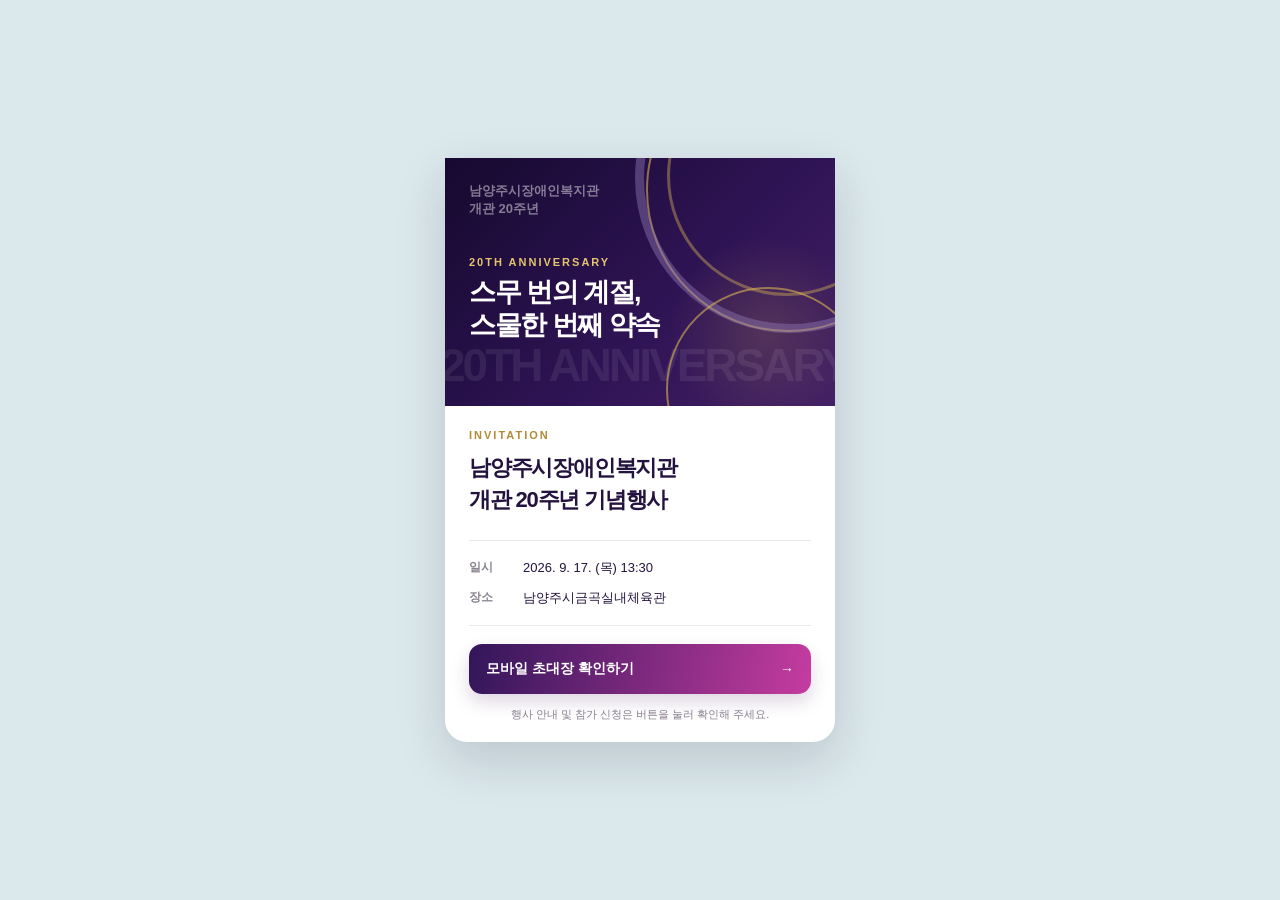
<file: invite-card/index.html>
<!doctype html>
<html lang="ko">
<head>
  <meta charset="utf-8">
  <meta name="viewport" content="width=device-width,initial-scale=1,viewport-fit=cover">
  <meta name="theme-color" content="#24113f">
  <title>남양주시장애인복지관 개관 20주년 초대장</title>

  <meta property="og:type" content="website">
  <meta property="og:title" content="남양주시장애인복지관 개관 20주년 기념행사">
  <meta property="og:description" content="스무 번의 계절, 스물한 번째 약속. 모바일 초대장을 확인해 주세요.">
  <meta property="og:url" content="https://flydown98.github.io/nyjwel20thVIPCHECK/invite-card/">
  <meta property="og:image" content="https://flydown98.github.io/nyjwel20thVIPCHECK/assets/invitation_share_og.png">
  <meta property="og:image:width" content="1200">
  <meta property="og:image:height" content="630">
  <meta name="twitter:card" content="summary_large_image">

  <link rel="stylesheet" href="style.css?v=1">
</head>
<body>
  <main class="page">
    <article class="invite-card">
      <section class="hero">
        <div class="arc"></div><div class="arc two"></div>
        <div class="brand">남양주시장애인복지관<br>개관 20주년</div>
        <div class="ghost">20TH ANNIVERSARY EVENT</div>
        <p class="eyebrow">20TH ANNIVERSARY</p>
        <h1>스무 번의 계절,<br>스물한 번째 약속</h1>
      </section>
      <section class="body">
        <div class="inv">INVITATION</div>
        <h2>남양주시장애인복지관<br>개관 20주년 기념행사</h2>
        <div class="info">
          <div class="row"><b>일시</b><span>2026. 9. 17. (목) 13:30</span></div>
          <div class="row"><b>장소</b><span>남양주시금곡실내체육관</span></div>
        </div>
        <a class="cta" href="https://flydown98.github.io/nyjwel20thVIPCHECK/">
          <span>모바일 초대장 확인하기</span><span>→</span>
        </a>
        <p class="note">행사 안내 및 참가 신청은 버튼을 눌러 확인해 주세요.</p>
      </section>
    </article>
  </main>
</body>
</html>
</file>
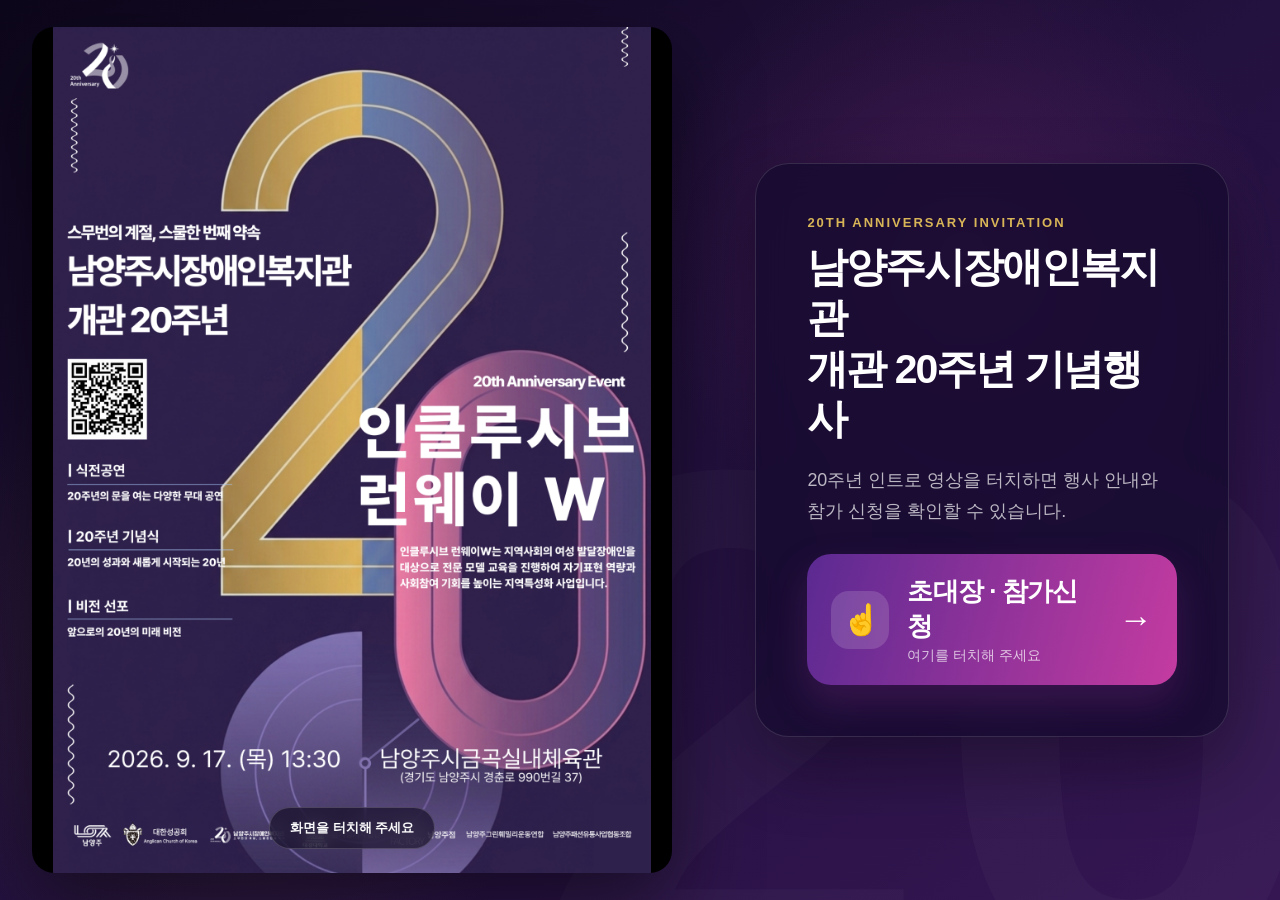
<file: kiosk/index.html>
<!doctype html>
<html lang="ko">
<head>
  <meta charset="utf-8">
  <meta name="viewport" content="width=device-width,initial-scale=1,maximum-scale=1,user-scalable=no,viewport-fit=cover">
  <meta name="theme-color" content="#160d31">
  <title>남양주시장애인복지관 20주년 키오스크</title>
  <link rel="stylesheet" href="style.css?v=1">
</head>
<body>
  <main id="kioskShell" class="kiosk-shell">
    <section id="attractScreen" class="attract-screen" aria-label="20주년 행사 키오스크 초기화면">
      <div class="attract-backdrop"></div>

      <div class="poster-stage">
        <div class="kiosk-media-frame">
          <video id="kioskIntroVideo" class="kiosk-intro-video"
            src="../assets/intro_mobile.mp4"
            poster="../assets/kiosk_20th_poster.png"
            autoplay muted loop playsinline preload="auto"
            aria-label="남양주시장애인복지관 20주년 인트로 영상"></video>
          <img id="kioskPosterFallback" class="poster-image kiosk-poster-fallback hidden"
            src="../assets/kiosk_20th_poster.png"
            alt="남양주시장애인복지관 개관 20주년 행사 포스터">
          <div class="media-touch-hint"><span>화면을 터치해 주세요</span></div>
        </div>
      </div>

      <div class="touch-panel">
        <p class="touch-kicker">20TH ANNIVERSARY INVITATION</p>
        <h1>남양주시장애인복지관<br>개관 20주년 기념행사</h1>
        <p class="touch-guide">20주년 인트로 영상을 터치하면 행사 안내와 참가 신청을 확인할 수 있습니다.</p>

        <button id="openInvitationButton" class="touch-start-button" type="button">
          <span class="touch-icon">☝</span>
          <span class="touch-button-copy">
            <strong>초대장 · 참가신청</strong>
            <small>여기를 터치해 주세요</small>
          </span>
          <b>→</b>
        </button>
      </div>

      <button id="posterTapArea" class="poster-tap-area" type="button" aria-label="포스터를 눌러 초대장 열기"></button>
    </section>

    <section id="contentScreen" class="content-screen hidden" aria-label="모바일 초대장 및 참가신청">
      <header class="kiosk-toolbar">
        <button id="homeButton" class="kiosk-home-button" type="button">← 처음 화면으로</button>
        <div class="kiosk-toolbar-copy">
          <strong>20주년 모바일 초대장 · 참가신청</strong>
          <span>화면을 조작하면 대기시간이 다시 1분으로 연장됩니다.</span>
        </div>
        <div class="idle-box">
          <small>자동 초기화</small>
          <strong><span id="idleSeconds">60</span>초</strong>
        </div>
      </header>

      <div class="iframe-shell">
        <iframe
          id="invitationFrame"
          title="남양주시장애인복지관 20주년 모바일 초대장"
          src="about:blank"
          allow="camera; clipboard-write"
        ></iframe>
      </div>

      <div id="idleWarning" class="idle-warning hidden" role="status">
        <strong>잠시 후 처음 화면으로 돌아갑니다.</strong>
        <span>계속 이용하시려면 화면을 터치해 주세요.</span>
      </div>
    </section>
  </main>

  <script src="kiosk.js?v=1"></script>
</body>
</html>
</file>
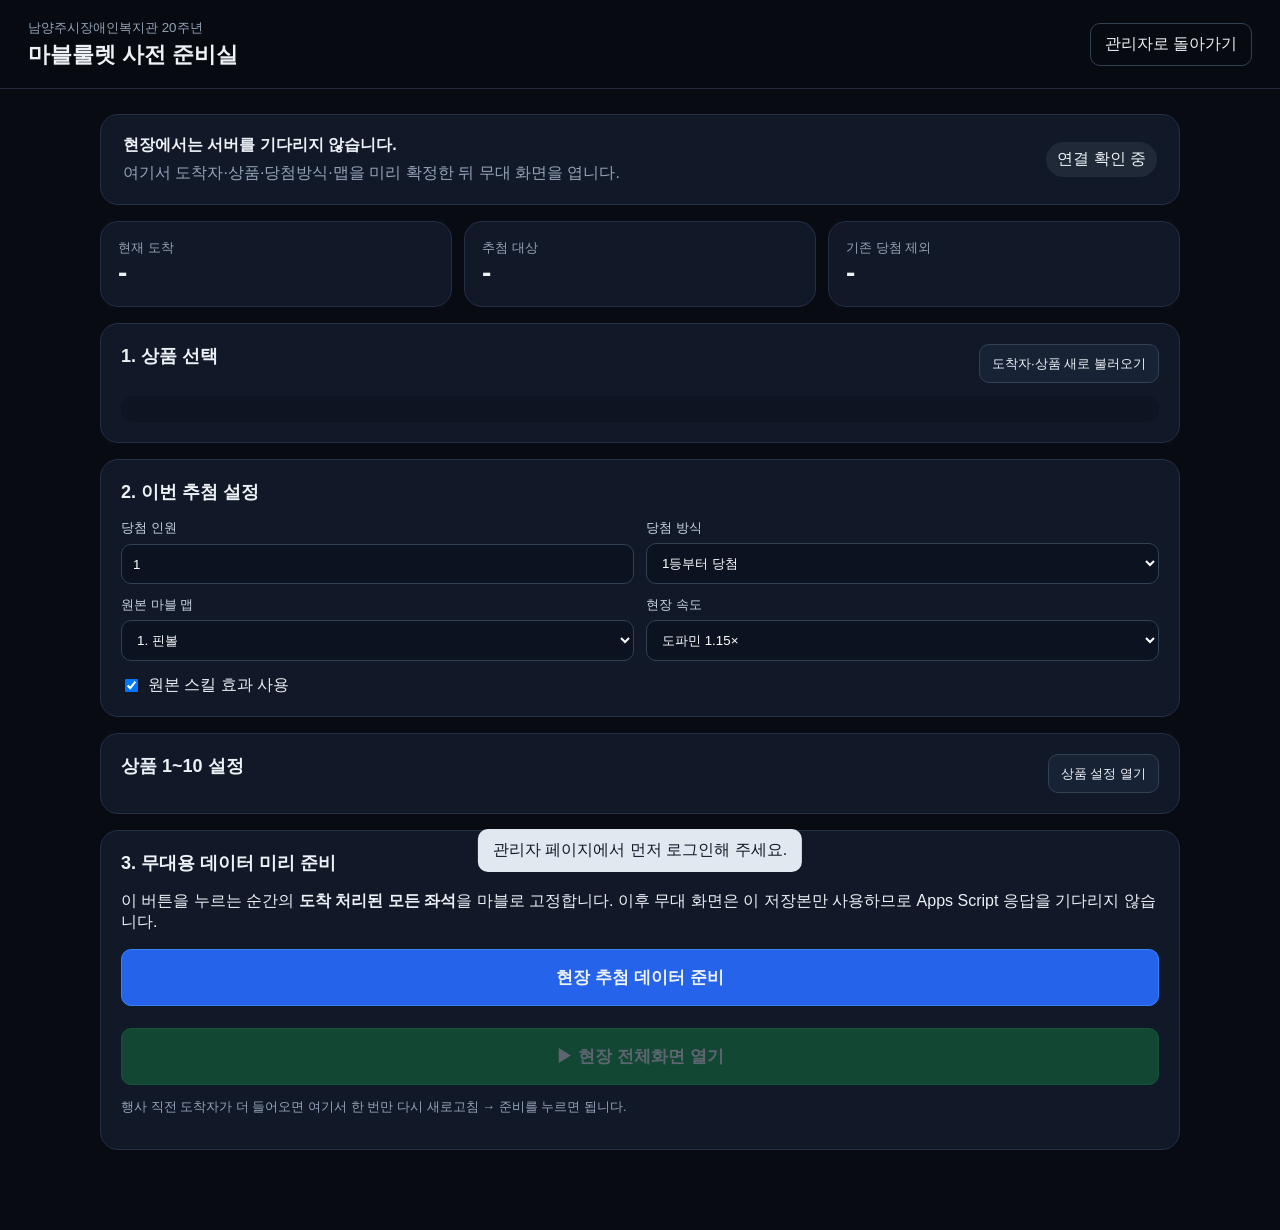
<file: roulette/index.html>
<!doctype html>
<html lang="ko"><head><meta charset="utf-8"><meta name="viewport" content="width=device-width,initial-scale=1">
<title>20주년 마블룰렛 · 사전 준비</title><link rel="stylesheet" href="prepare.css?v=2.0"></head>
<body><header><div><small>남양주시장애인복지관 20주년</small><h1>마블룰렛 사전 준비실</h1></div><a href="../admin.html">관리자로 돌아가기</a></header>
<main>
<section class="hero"><div><b>현장에서는 서버를 기다리지 않습니다.</b><p>여기서 도착자·상품·당첨방식·맵을 미리 확정한 뒤 무대 화면을 엽니다.</p></div><span id="connection">연결 확인 중</span></section>
<section class="stats"><div><span>현재 도착</span><strong id="arrived">-</strong></div><div><span>추첨 대상</span><strong id="eligible">-</strong></div><div><span>기존 당첨 제외</span><strong id="excluded">-</strong></div></section>
<section class="card"><div class="title"><h2>1. 상품 선택</h2><button id="refresh">도착자·상품 새로 불러오기</button></div><div id="prizes" class="prizes"></div><div id="selected" class="selected"></div></section>
<section class="card"><h2>2. 이번 추첨 설정</h2><div class="grid"><label>당첨 인원<input id="winnerCount" type="number" min="1" value="1"></label><label>당첨 방식<select id="winnerMode"><option value="first">1등부터 당첨</option><option value="last">꼴찌부터 당첨</option></select></label><label>원본 마블 맵<select id="mapIndex"></select></label><label>현장 속도<select id="speed"><option value="1">원본 1.0×</option><option value="1.15" selected>도파민 1.15×</option><option value="1.3">빠르게 1.30×</option></select></label></div><label class="check"><input id="skills" type="checkbox" checked> 원본 스킬 효과 사용</label></section>
<section class="card product-admin"><div class="title"><h2>상품 1~10 설정</h2><button id="toggleEditor">상품 설정 열기</button></div><div id="editor" class="editor hidden"><div id="editorSlots" class="prizes"></div><div class="grid"><label>상품명<input id="productName"></label><label>총 수량<input id="productQty" type="number" min="0"></label><label>사진<input id="productImage" type="file" accept="image/png,image/jpeg,image/webp"></label><label>비고<input id="productNote"></label></div><label class="check"><input id="productActive" type="checkbox"> 추첨에 사용</label><div class="actions"><button id="removeImage">사진 삭제</button><button id="saveProduct" class="primary">상품 저장</button></div><div id="preview"></div></div></section>
<section class="ready card"><h2>3. 무대용 데이터 미리 준비</h2><p>이 버튼을 누르는 순간의 <b>도착 처리된 모든 좌석</b>을 마블로 고정합니다. 이후 무대 화면은 이 저장본만 사용하므로 Apps Script 응답을 기다리지 않습니다.</p><button id="prepareStage" class="stage-btn">현장 추첨 데이터 준비</button><div id="snapshot" class="snapshot"></div><button id="openStage" class="open-stage" disabled>▶ 현장 전체화면 열기</button><p class="tip">행사 직전 도착자가 더 들어오면 여기서 한 번만 다시 새로고침 → 준비를 누르면 됩니다.</p></section>
</main><div id="loading" class="loading hidden"><div class="spinner"></div><b id="loadingText">불러오는 중</b></div><div id="toast" class="toast hidden"></div>
<script src="../config.js"></script><script src="prepare.js?v=2.0"></script></body></html>
</file>
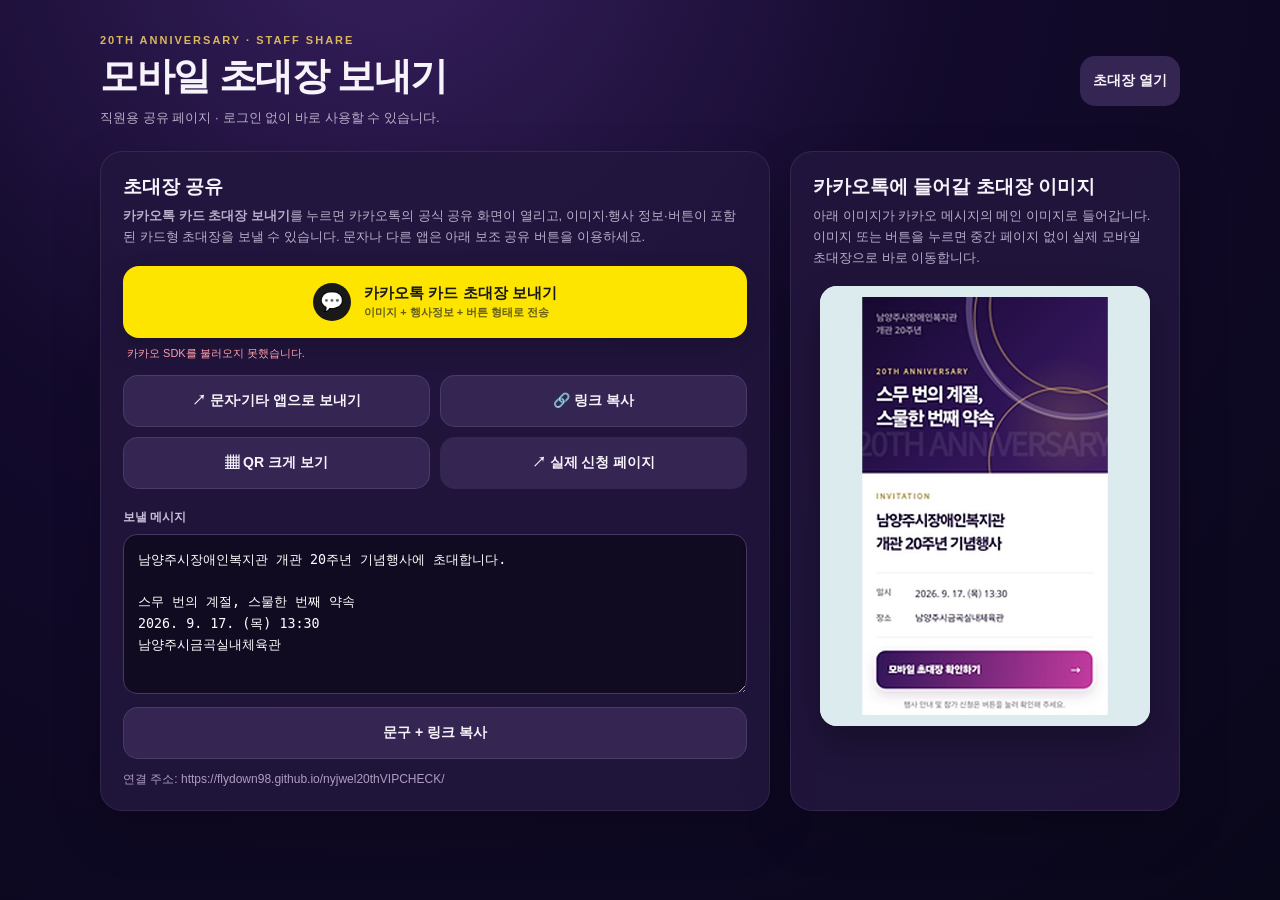
<file: share/index.html>
<!doctype html>
<html lang="ko">
<head>
  <meta charset="utf-8">
  <meta name="viewport" content="width=device-width,initial-scale=1,viewport-fit=cover">
  <meta name="theme-color" content="#12092b">
  <title>20주년 모바일 초대장 보내기</title>
  <link rel="stylesheet" href="style.css?v=1">
  <script src="https://t1.kakaocdn.net/kakao_js_sdk/2.8.2/kakao.min.js" crossorigin="anonymous"></script>
</head>
<body>
  <main class="shell">
    <header>
      <div class="title">
        <p>20TH ANNIVERSARY · STAFF SHARE</p>
        <h1>모바일 초대장 보내기</h1>
        <small>직원용 공유 페이지 · 로그인 없이 바로 사용할 수 있습니다.</small>
      </div>
      <a class="action secondary" href="https://flydown98.github.io/nyjwel20thVIPCHECK/invite-card/" target="_blank" rel="noopener">초대장 열기</a>
    </header>

    <div class="grid">
      <section class="panel">
        <h2>초대장 공유</h2>
        <p class="help">
          <strong>카카오톡 카드 초대장 보내기</strong>를 누르면 카카오톡의 공식 공유 화면이 열리고,
          이미지·행사 정보·버튼이 포함된 카드형 초대장을 보낼 수 있습니다.
          문자나 다른 앱은 아래 보조 공유 버튼을 이용하세요.
        </p>
        <div class="kakao-main-action">
          <button id="kakaoShareButton" class="kakao-button" type="button">
            <span class="kakao-symbol">💬</span>
            <span><strong>카카오톡 카드 초대장 보내기</strong><small>이미지 + 행사정보 + 버튼 형태로 전송</small></span>
          </button>
          <p id="kakaoStatus" class="kakao-status">카카오톡 카드 공유 준비 중...</p>
        </div>

        <div class="actions">
          <button id="shareButton" class="secondary" type="button">↗ 문자·기타 앱으로 보내기</button>
          <button id="copyButton" class="secondary" type="button">🔗 링크 복사</button>
          <button id="qrButton" class="secondary" type="button">▦ QR 크게 보기</button>
          <a class="action secondary" href="https://flydown98.github.io/nyjwel20thVIPCHECK/" target="_blank" rel="noopener">↗ 실제 신청 페이지</a>
        </div>

        <div id="qrBox" class="qrbox">
          <img src="../assets/invitation_share_qr.png" alt="모바일 초대장 QR">
          <p>상대방이 앞에 있다면 이 QR을 보여주세요.<br>스캔하면 바로 모바일 초대장 카드가 열립니다.</p>
        </div>

        <div class="message">
          <label for="shareMessage">보낼 메시지</label>
          <textarea id="shareMessage"></textarea>
          <button id="copyMessageButton" class="secondary" type="button" style="margin-top:9px;width:100%">문구 + 링크 복사</button>
        </div>
        <div class="direct">연결 주소: https://flydown98.github.io/nyjwel20thVIPCHECK/</div>
      </section>

      <aside class="panel">
        <h2>카카오톡에 들어갈 초대장 이미지</h2>
        <p class="help">아래 이미지가 카카오 메시지의 메인 이미지로 들어갑니다. 이미지 또는 버튼을 누르면 중간 페이지 없이 실제 모바일 초대장으로 바로 이동합니다.</p>
        <div class="phone">
          <a class="kakao-card-preview-link" href="https://flydown98.github.io/nyjwel20thVIPCHECK/" target="_blank" rel="noopener"><img class="kakao-card-preview-image" src="../assets/kakao_invitation_card_3x4.jpg" alt="카카오톡 전송용 20주년 초대장 카드"></a>
        </div>
      </aside>
    </div>
  </main>
  <div id="toast" class="toast"></div>
  <script src="kakao-config.js?v=1"></script>
  <script src="share.js?v=2"></script>
</body>
</html>
</file>
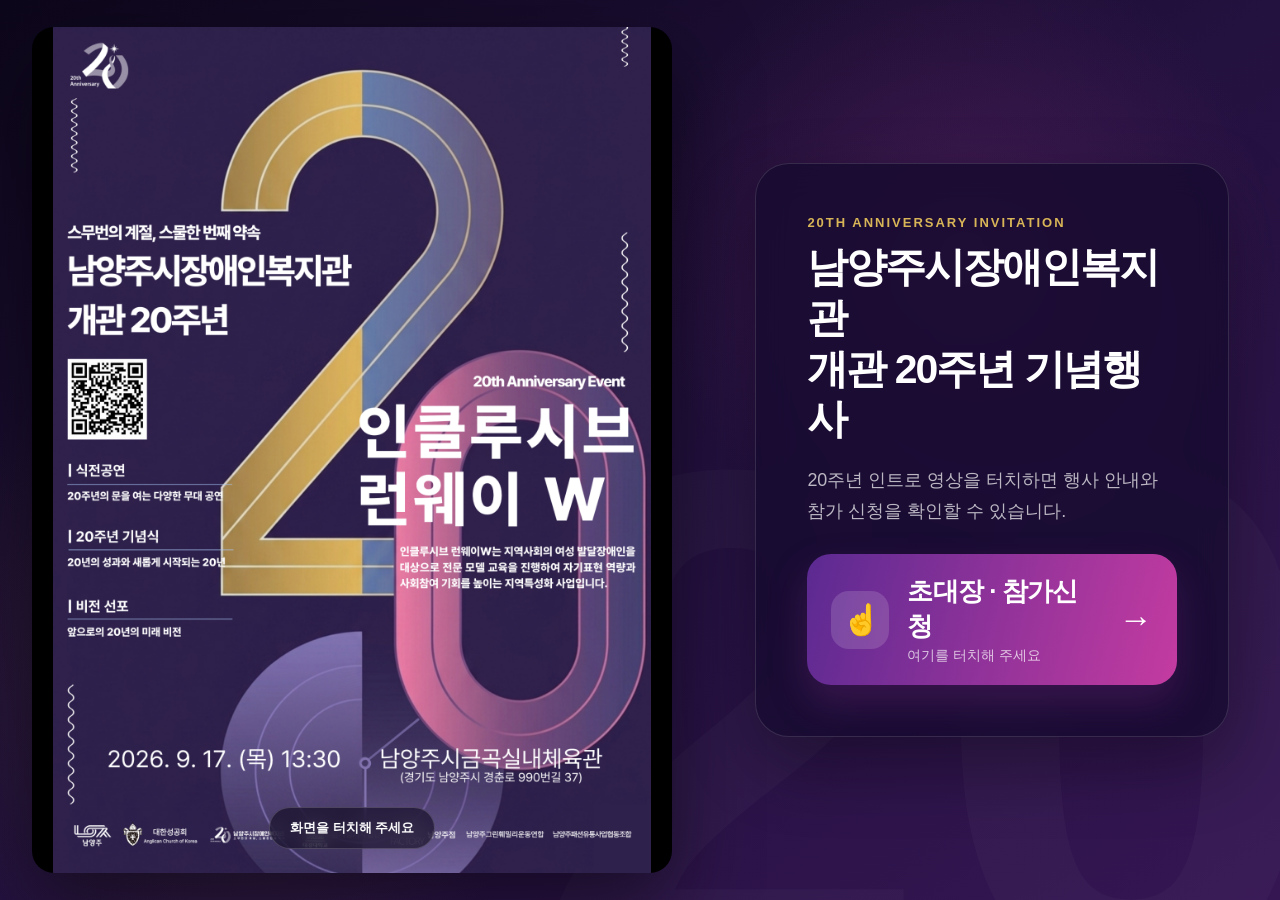
<file: kiosk.html>
<!doctype html><html lang="ko"><head><meta charset="utf-8"><meta name="viewport" content="width=device-width,initial-scale=1"><meta http-equiv="refresh" content="0;url=./kiosk/"><title>20주년 행사 QR 키오스크</title><script>location.replace('./kiosk/'+location.search+location.hash);</script></head><body><a href="./kiosk/">키오스크 열기</a></body></html>
</file>
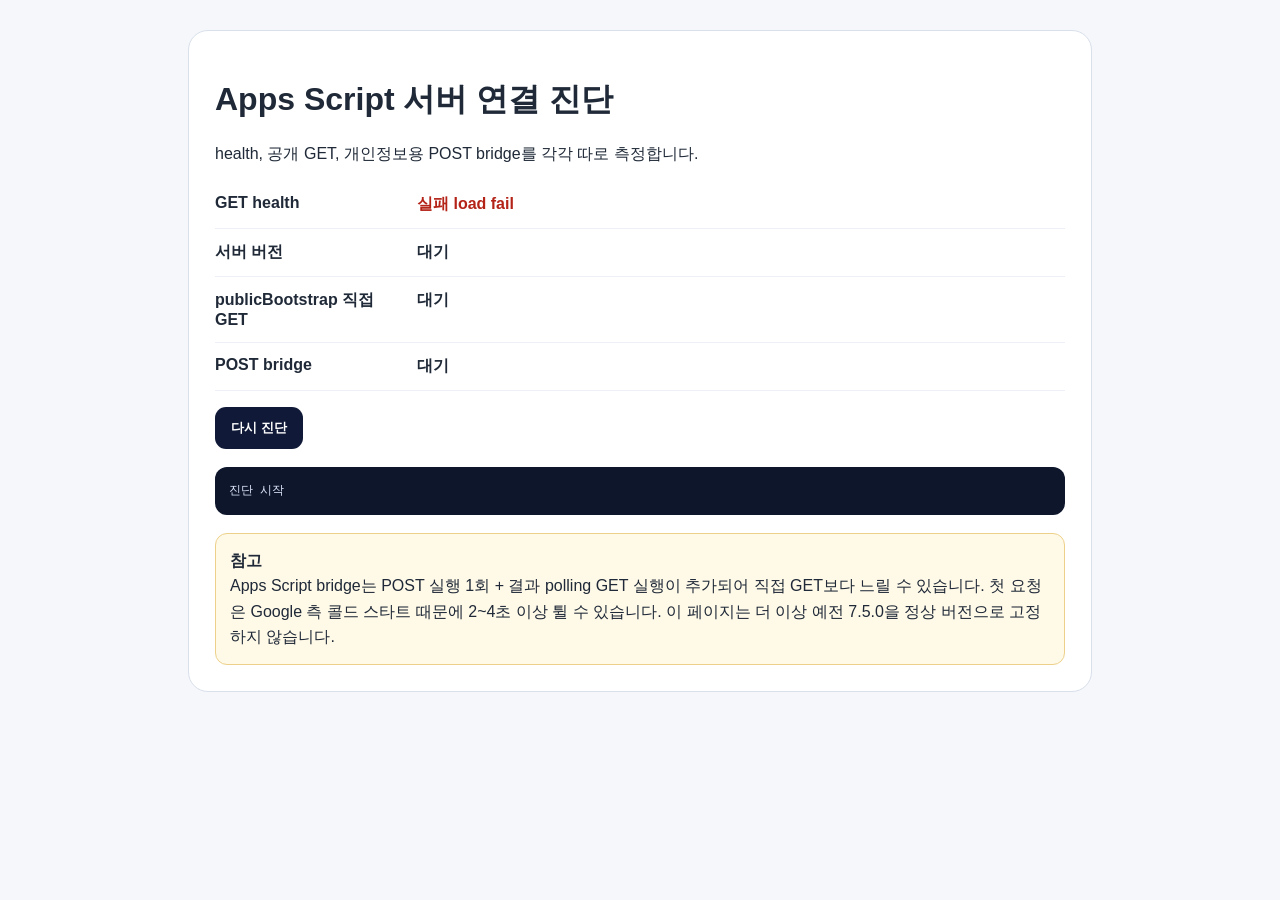
<file: server_check.html>
<!doctype html>
<html lang="ko">
<head>
<meta charset="utf-8">
<meta name="viewport" content="width=device-width,initial-scale=1">
<title>20주년 QR 시스템 · 서버 연결 진단</title>
<style>
body{font-family:"Pretendard","Malgun Gothic",sans-serif;margin:0;background:#f5f7fb;color:#1f2937}
main{width:min(850px,calc(100% - 28px));margin:30px auto;padding:26px;background:#fff;border:1px solid #d9e0ea;border-radius:20px}
.row{display:grid;grid-template-columns:190px 1fr;gap:12px;padding:13px 0;border-bottom:1px solid #edf0f4}
.status{font-weight:800}.ok{color:#178b51}.warn{color:#a15c00}.fail{color:#b42318}
button{margin-top:16px;padding:12px 16px;border:0;border-radius:11px;background:#101a38;color:#fff;font-weight:900}
.log{margin-top:18px;padding:14px;border-radius:12px;background:#0e162b;color:#dce6fb;font:12px/1.65 Consolas,monospace;white-space:pre-wrap}
.note{margin-top:18px;padding:14px;background:#fff9e8;border:1px solid #edd18b;border-radius:12px;line-height:1.6}
</style>
<script src="config.js"></script>
</head>
<body>
<main>
<h1>Apps Script 서버 연결 진단</h1>
<p>health, 공개 GET, 개인정보용 POST bridge를 각각 따로 측정합니다.</p>
<div class="row"><b>GET health</b><span id="health" class="status">대기</span></div>
<div class="row"><b>서버 버전</b><span id="version" class="status">대기</span></div>
<div class="row"><b>publicBootstrap 직접 GET</b><span id="bootstrap" class="status">대기</span></div>
<div class="row"><b>POST bridge</b><span id="bridge" class="status">대기</span></div>
<button id="run">다시 진단</button>
<div id="log" class="log">준비</div>
<div class="note">
<b>참고</b><br>
Apps Script bridge는 POST 실행 1회 + 결과 polling GET 실행이 추가되어 직접 GET보다 느릴 수 있습니다.
첫 요청은 Google 측 콜드 스타트 때문에 2~4초 이상 튈 수 있습니다.
이 페이지는 더 이상 예전 7.5.0을 정상 버전으로 고정하지 않습니다.
</div>
</main>
<script>
(()=>{
 const API=String(window.NYJ20_CONFIG?.appsScriptUrl||'').trim(),$=id=>document.getElementById(id);
 const log=m=>{$('log').textContent+=`\\n[${new Date().toLocaleTimeString()}] ${m}`};
 const set=(id,t,k='')=>{$(id).textContent=t;$(id).className='status '+k};
 const cb=()=>`__diag_${Date.now()}_${Math.random().toString(36).slice(2)}`;
 function jsonp(url,timeout=15000){return new Promise((res,rej)=>{const c=cb(),s=document.createElement('script'),timer=setTimeout(()=>done(new Error('timeout')),timeout);function done(e,d){clearTimeout(timer);s.remove();try{delete window[c]}catch(_){ }e?rej(e):res(d)}window[c]=d=>done(null,d);s.onerror=()=>done(new Error('load fail'));const u=new URL(url);u.searchParams.set('callback',c);u.searchParams.set('_',Date.now());s.src=u;document.head.appendChild(s)})}
 async function direct(action){const u=new URL(API);u.searchParams.set('action',action);const st=performance.now(),r=await jsonp(u);return{r,ms:Math.round(performance.now()-st)}}
 function bridge(action,payload={}){return new Promise((res,rej)=>{const requestId='diag_'+Date.now()+'_'+Math.random().toString(36).slice(2)+Math.random().toString(36).slice(2),iframe=document.createElement('iframe'),form=document.createElement('form');iframe.name='f_'+Date.now();iframe.style.display='none';form.method='POST';form.action=API;form.target=iframe.name;form.style.display='none';for(const[k,v]of Object.entries({bridge:'1',requestId,action,payload:JSON.stringify(payload)})){const i=document.createElement('input');i.type='hidden';i.name=k;i.value=v;form.appendChild(i)}document.body.append(iframe,form);const deadline=Date.now()+25000;async function poll(){if(Date.now()>deadline){cleanup();return rej(new Error('25초 초과'))}try{const u=new URL(API);u.searchParams.set('action','bridgePoll');u.searchParams.set('requestId',requestId);const r=await jsonp(u,5000);if(r?.pending===true)return setTimeout(poll,180);cleanup();r?.ok?res(r.data):rej(new Error(r?.error||'bridge 오류'))}catch(_){setTimeout(poll,300)}}function cleanup(){form.remove();setTimeout(()=>iframe.remove(),40)}form.submit();setTimeout(poll,120)})}
 async function run(){
   $('log').textContent='진단 시작';
   try{
     let x=await direct('health'); const ver=String(x.r?.data?.version||x.r?.version||'확인불가');
     set('health',`성공 (${x.ms}ms)`,'ok');set('version',ver,'ok');log(`health ${x.ms}ms / ${ver}`);
   }catch(e){set('health','실패 '+e.message,'fail');return}
   try{
     let x=await direct('publicBootstrap');set('bootstrap',`성공 (${x.ms}ms)`,'ok');log(`publicBootstrap GET ${x.ms}ms`);
   }catch(e){set('bootstrap','실패 '+e.message,'fail')}
   try{
     const st=performance.now();await bridge('publicBootstrap',{});const ms=Math.round(performance.now()-st);
     set('bridge',`성공 (${ms}ms)`,'ok');log(`bridge/publicBootstrap ${ms}ms`);
   }catch(e){set('bridge','실패 '+e.message,'fail')}
 }
 $('run').onclick=run;run();
})();
</script>
</body></html>
</file>
<file: invite-card/style.css>
:root{
  --ink:#24133f;
  --purple:#2c164e;
  --purple2:#472469;
  --magenta:#bb3fa7;
  --gold:#d3ae55;
  --paper:#ffffff;
  --muted:#777082;
}
*{box-sizing:border-box}
html,body{margin:0;padding:0;background:#dbe8ec;color:var(--ink);
  font-family:Pretendard,"Noto Sans KR","Apple SD Gothic Neo","Malgun Gothic",sans-serif}
body{min-height:100vh}
.page{
  min-height:100vh;display:grid;place-items:center;padding:18px;
}
.invite-card{
  width:min(390px,100%);
  background:var(--paper);
  border-radius:0 0 22px 22px;
  overflow:hidden;
  box-shadow:0 18px 50px rgba(33,25,50,.16);
}
.hero{
  position:relative;height:248px;overflow:hidden;
  background:
    radial-gradient(circle at 82% 70%,rgba(202,163,78,.18),transparent 26%),
    linear-gradient(135deg,#16092f 0%,#2f1455 58%,#442064 100%);
  color:#fff;padding:26px 24px;
}
.hero::before,.hero::after{
  content:"";position:absolute;border:2px solid rgba(211,174,85,.62);border-radius:50%;
}
.hero::before{width:280px;height:280px;right:-95px;top:-110px}
.hero::after{width:200px;height:200px;right:-35px;bottom:-85px}
.arc{
  position:absolute;width:310px;height:310px;border-radius:50%;
  border:9px solid rgba(142,121,179,.45);right:-110px;top:-135px;
}
.arc.two{width:240px;height:240px;right:-72px;top:-102px;border-color:rgba(211,174,85,.43);border-width:3px}
.ghost{
  position:absolute;left:-5px;right:0;bottom:18px;font-size:46px;font-weight:900;
  color:rgba(255,255,255,.08);line-height:.95;letter-spacing:-3px;white-space:nowrap;
}
.eyebrow{position:relative;z-index:2;font-size:11px;letter-spacing:2px;color:#e4c56e;font-weight:900;margin:72px 0 8px}
.hero h1{position:relative;z-index:2;margin:0;font-size:27px;line-height:1.23;letter-spacing:-1.5px}
.hero .brand{position:absolute;left:24px;top:24px;z-index:2;font-size:13px;color:rgba(255,255,255,.46);font-weight:700}
.body{padding:23px 24px 20px}
.body .inv{font-size:11px;letter-spacing:2px;color:#b18b36;font-weight:900}
.body h2{font-size:22px;line-height:1.45;margin:11px 0 24px;letter-spacing:-1.2px}
.info{border-top:1px solid #ece7ef;border-bottom:1px solid #ece7ef;padding:18px 0;display:grid;gap:12px}
.row{display:grid;grid-template-columns:44px 1fr;gap:10px;font-size:13px}
.row b{color:#8a8390;font-size:12px}
.cta{
  display:flex;align-items:center;justify-content:space-between;
  margin-top:18px;padding:16px 17px;border:0;border-radius:13px;
  background:linear-gradient(100deg,#32165a,#c53ca0);color:white;text-decoration:none;
  font-weight:900;font-size:14px;box-shadow:0 8px 18px rgba(76,25,91,.18)
}
.note{text-align:center;color:#887f8e;font-size:11px;margin:13px 0 0}
</file>
<file: kiosk/style.css>
:root{
  --ink:#150c2d;
  --purple:#2a1550;
  --purple2:#4d226b;
  --pink:#c23d9f;
  --gold:#d8b557;
  --paper:#fff;
}
*{box-sizing:border-box}
html,body{
  margin:0;width:100%;height:100%;overflow:hidden;
  font-family:Pretendard,"Noto Sans KR","Apple SD Gothic Neo","Malgun Gothic",sans-serif;
  background:#10091f;color:#fff;
  -webkit-tap-highlight-color:transparent;
}
button{font:inherit}
.kiosk-shell{position:relative;width:100%;height:100%}
.hidden{display:none!important}

/* attract screen */
.attract-screen{
  position:absolute;inset:0;
  display:grid;
  grid-template-columns:minmax(0,1.1fr) minmax(400px,.9fr);
  gap:0;
  overflow:hidden;
  background:#140b2b;
}
.attract-backdrop{
  position:absolute;inset:0;
  background:
    radial-gradient(circle at 75% 28%,rgba(208,72,171,.18),transparent 27%),
    radial-gradient(circle at 18% 75%,rgba(216,181,87,.13),transparent 27%),
    linear-gradient(145deg,#0d071b,#23113f 50%,#351653);
}
.attract-backdrop::after{
  content:"20";
  position:absolute;right:-4vw;bottom:-12vh;
  font-size:min(56vw,880px);line-height:.8;font-weight:900;
  color:rgba(255,255,255,.025);
}
.poster-stage{
  position:relative;z-index:1;
  display:grid;place-items:center;
  height:100%;
  padding:3vh 2.5vw;
}
.poster-image{
  display:block;
  max-width:100%;
  max-height:94vh;
  width:auto;height:auto;
  object-fit:contain;
  border-radius:20px;
  box-shadow:0 30px 80px rgba(0,0,0,.5);
}
.touch-panel{
  position:relative;z-index:2;
  align-self:center;
  margin:4vw;
  padding:clamp(28px,4vw,56px);
  border:1px solid rgba(255,255,255,.13);
  border-radius:34px;
  background:rgba(22,11,47,.80);
  backdrop-filter:blur(18px);
  box-shadow:0 28px 70px rgba(0,0,0,.33);
}
.touch-kicker{
  margin:0 0 12px;
  color:var(--gold);
  letter-spacing:2px;font-size:13px;font-weight:900;
}
.touch-panel h1{
  margin:0;
  font-size:clamp(30px,3.2vw,52px);
  line-height:1.24;
  letter-spacing:-2px;
}
.touch-guide{
  margin:20px 0 28px;
  color:rgba(255,255,255,.70);
  font-size:clamp(15px,1.4vw,20px);
  line-height:1.7;
}
.touch-start-button{
  width:100%;
  min-height:105px;
  display:grid;
  grid-template-columns:auto minmax(0,1fr) auto;
  align-items:center;
  gap:18px;
  padding:20px 24px;
  border:0;border-radius:24px;
  color:#fff;
  background:linear-gradient(105deg,#5b2a92,#c43ba1);
  box-shadow:0 18px 36px rgba(113,37,124,.35);
  cursor:pointer;
  animation:kioskPulse 2s ease-in-out infinite;
}
.touch-start-button:active{transform:scale(.985)}
.touch-icon{
  display:grid;place-items:center;
  width:58px;height:58px;
  border-radius:18px;
  background:rgba(255,255,255,.14);
  font-size:30px;
}
.touch-button-copy{text-align:left}
.touch-button-copy strong{
  display:block;font-size:clamp(21px,2vw,31px);letter-spacing:-.8px
}
.touch-button-copy small{
  display:block;margin-top:3px;
  font-size:14px;color:rgba(255,255,255,.73)
}
.touch-start-button>b{font-size:34px}
@keyframes kioskPulse{
  0%,100%{box-shadow:0 18px 36px rgba(113,37,124,.35)}
  50%{box-shadow:0 18px 52px rgba(202,64,171,.62)}
}
.poster-tap-area{
  position:absolute;z-index:3;
  left:0;top:0;width:55%;height:100%;
  border:0;background:transparent;cursor:pointer;
}

/* content */
.content-screen{
  position:absolute;inset:0;
  display:grid;
  grid-template-rows:auto minmax(0,1fr);
  background:#e7eff2;
}
.kiosk-toolbar{
  min-height:78px;
  display:grid;
  grid-template-columns:auto minmax(0,1fr) auto;
  align-items:center;
  gap:18px;
  padding:12px 22px;
  color:#fff;
  background:linear-gradient(100deg,#160b30,#311650 70%,#53215f);
  box-shadow:0 4px 18px rgba(22,10,45,.22);
  z-index:10;
}
.kiosk-home-button{
  min-height:50px;
  padding:0 18px;
  border:1px solid rgba(255,255,255,.18);
  border-radius:14px;
  color:#fff;
  background:rgba(255,255,255,.09);
  font-weight:900;
  cursor:pointer;
}
.kiosk-toolbar-copy strong{display:block;font-size:17px}
.kiosk-toolbar-copy span{display:block;margin-top:3px;font-size:11px;color:rgba(255,255,255,.62)}
.idle-box{text-align:right}
.idle-box small{display:block;color:rgba(255,255,255,.55);font-size:10px}
.idle-box strong{font-size:20px;color:#f0cf70}
.iframe-shell{min-height:0;position:relative}
#invitationFrame{
  display:block;width:100%;height:100%;
  border:0;background:#dce9ed;
}
.idle-warning{
  position:absolute;
  left:50%;bottom:28px;
  transform:translateX(-50%);
  z-index:30;
  min-width:min(620px,90vw);
  padding:18px 24px;
  text-align:center;
  border-radius:20px;
  color:#25133e;
  background:#fff4cc;
  box-shadow:0 18px 50px rgba(0,0,0,.22);
  border:2px solid #e7bc4c;
}
.idle-warning strong{display:block;font-size:19px}
.idle-warning span{display:block;margin-top:4px;color:#6a5830;font-size:13px}

@media(max-width:900px){
  .attract-screen{
    grid-template-columns:1fr;
    grid-template-rows:minmax(0,1fr) auto;
  }
  .poster-stage{padding:2vh 3vw 1vh}
  .poster-image{max-height:68vh}
  .touch-panel{
    margin:0 3vw 3vh;
    padding:22px;
    border-radius:24px;
  }
  .touch-panel h1{font-size:27px}
  .touch-guide{margin:10px 0 16px;font-size:14px}
  .touch-start-button{min-height:78px;padding:13px 16px;border-radius:18px}
  .touch-icon{width:48px;height:48px;font-size:24px}
  .poster-tap-area{width:100%;height:68%}
  .kiosk-toolbar-copy span{display:none}
}

/* v3.5.1 intro_mobile kiosk */
.kiosk-media-frame{
  position:relative;display:grid;place-items:center;
  width:100%;height:100%;max-height:94vh;overflow:hidden;
  border-radius:22px;background:#000;
  box-shadow:0 30px 80px rgba(0,0,0,.5);
}
.kiosk-intro-video{
  display:block;width:100%;height:100%;max-height:94vh;
  object-fit:contain;background:#000;
}
.kiosk-poster-fallback{
  width:100%;height:100%;max-height:94vh;object-fit:contain;
  border-radius:0;box-shadow:none;
}
.media-touch-hint{
  position:absolute;left:50%;bottom:24px;transform:translateX(-50%);
  z-index:5;pointer-events:none;padding:11px 20px;
  border:1px solid rgba(255,255,255,.18);border-radius:999px;
  color:#fff;background:rgba(13,7,30,.62);backdrop-filter:blur(10px);
  font-size:13px;font-weight:900;animation:hintPulse 1.7s ease-in-out infinite;
}
@keyframes hintPulse{
  0%,100%{opacity:.68;transform:translateX(-50%) scale(.98)}
  50%{opacity:1;transform:translateX(-50%) scale(1)}
}
@media(max-width:900px){
  .kiosk-media-frame,.kiosk-intro-video,.kiosk-poster-fallback{max-height:68vh}
}
</file>
<file: roulette/prepare.css>
*{box-sizing:border-box}body{margin:0;background:#080b12;color:#edf2f7;font-family:Pretendard,"Noto Sans KR","Malgun Gothic",sans-serif}header{position:sticky;top:0;z-index:5;display:flex;justify-content:space-between;align-items:center;padding:18px 28px;background:rgba(8,11,18,.94);border-bottom:1px solid #20283a}header h1{margin:3px 0 0;font-size:22px}header small{color:#94a3b8}header a,button{color:inherit}header a{padding:10px 14px;border:1px solid #334155;border-radius:10px;text-decoration:none}main{width:min(1080px,calc(100% - 32px));margin:25px auto 80px;display:grid;gap:16px}.hero,.card,.stats>div{background:#111827;border:1px solid #253047;border-radius:18px}.hero{display:flex;justify-content:space-between;gap:20px;padding:20px 22px}.hero p{margin:7px 0 0;color:#94a3b8}.hero span{align-self:center;padding:7px 11px;border-radius:999px;background:#1f2937}.stats{display:grid;grid-template-columns:repeat(3,1fr);gap:12px}.stats>div{padding:17px}.stats span{display:block;color:#94a3b8;font-size:13px}.stats strong{font-size:28px}.card{padding:20px}.card h2{margin:0 0 15px;font-size:18px}.title{display:flex;justify-content:space-between;gap:10px}.title button,button{border:1px solid #334155;background:#182235;border-radius:10px;padding:9px 12px;cursor:pointer}.prizes{display:grid;grid-template-columns:repeat(5,1fr);gap:8px}.prize{padding:12px 8px;border:1px solid #2d3a52;background:#151e2e;border-radius:12px;text-align:left}.prize.active{outline:2px solid #60a5fa;background:#172554}.prize small{display:block;color:#94a3b8;margin-top:3px}.selected{margin-top:13px;padding:13px;border-radius:12px;background:#0d1422}.grid{display:grid;grid-template-columns:repeat(2,1fr);gap:12px}.grid label{display:grid;gap:6px;color:#cbd5e1;font-size:13px}.grid input,.grid select{width:100%;padding:11px;border:1px solid #334155;border-radius:10px;background:#0b1220;color:white}.check{display:flex;gap:7px;margin-top:14px}.actions{display:flex;justify-content:flex-end;gap:8px;margin-top:12px}.primary,.stage-btn,.open-stage{background:#2563eb!important;border-color:#3b82f6!important}.stage-btn,.open-stage{width:100%;padding:16px;font-size:17px;font-weight:800}.open-stage{margin-top:10px;background:#16a34a!important;border-color:#22c55e!important}.open-stage:disabled{opacity:.35;cursor:not-allowed}.snapshot{margin-top:12px;color:#a7f3d0}.tip{color:#94a3b8;font-size:13px}.hidden{display:none!important}.loading{position:fixed;inset:0;z-index:20;display:grid;place-items:center;background:rgba(3,6,12,.82)}.loading>div{}.spinner{position:absolute;width:44px;height:44px;border:4px solid #334155;border-top-color:#60a5fa;border-radius:50%;animation:spin .8s linear infinite;transform:translateY(-38px)}@keyframes spin{to{transform:translateY(-38px) rotate(360deg)}}.toast{position:fixed;left:50%;bottom:28px;transform:translateX(-50%);padding:11px 15px;border-radius:10px;background:#e2e8f0;color:#111827;z-index:30}.editor{margin-top:12px;padding-top:14px;border-top:1px solid #263248}#preview img{max-width:180px;max-height:120px;border-radius:10px;margin-top:10px}@media(max-width:700px){.prizes{grid-template-columns:repeat(2,1fr)}.grid,.stats{grid-template-columns:1fr}.hero{display:block}.hero span{display:inline-block;margin-top:12px}}
</file>
<file: share/style.css>
:root{
  --navy:#12092b;--panel:#20143b;--paper:#fff;--purple:#5f2f8d;--magenta:#bd41a7;
  --gold:#d9b75c;--text:#f6f3fb;--muted:#b9aec9;
}
*{box-sizing:border-box}
html,body{margin:0;min-height:100%;font-family:Pretendard,"Noto Sans KR","Malgun Gothic",sans-serif}
body{background:radial-gradient(circle at 30% -10%,#38205f 0,#130a2c 42%,#09071a 100%);color:var(--text)}
.shell{width:min(1080px,calc(100% - 28px));margin:0 auto;padding:34px 0 50px}
header{display:flex;justify-content:space-between;gap:16px;align-items:center;margin-bottom:24px}
.title p{margin:0 0 5px;color:var(--gold);font-size:11px;letter-spacing:2px;font-weight:900}
.title h1{font-size:clamp(25px,5vw,38px);margin:0;letter-spacing:-1.5px}
.title small{display:block;color:var(--muted);margin-top:7px}
.grid{display:grid;grid-template-columns:1fr 390px;gap:20px}
.panel{background:rgba(35,22,62,.88);border:1px solid rgba(255,255,255,.08);border-radius:22px;padding:22px;box-shadow:0 20px 50px rgba(0,0,0,.2)}
.panel h2{font-size:19px;margin:0 0 6px}.panel .help{color:var(--muted);font-size:13px;line-height:1.6;margin:0 0 18px}
.actions{display:grid;grid-template-columns:1fr 1fr;gap:10px}
button,a.action{
  appearance:none;border:0;border-radius:15px;padding:16px 13px;font-size:14px;font-weight:900;
  cursor:pointer;text-decoration:none;display:flex;justify-content:center;align-items:center;gap:8px;
}
.primary{background:linear-gradient(100deg,#6a39a2,#c43ba3);color:white}
.secondary{background:#342553;color:#f8f4fc;border:1px solid rgba(255,255,255,.1)}
.qrbox{margin-top:18px;padding:17px;background:rgba(255,255,255,.05);border-radius:16px;display:none;align-items:center;gap:16px}
.qrbox.show{display:flex}.qrbox img{width:138px;height:138px;background:white;border-radius:10px}.qrbox p{color:#ddd2e8;font-size:13px;line-height:1.6}
.message{margin-top:18px}.message label{font-size:12px;color:#cabed8;font-weight:800}
textarea{width:100%;min-height:160px;margin-top:8px;border:1px solid #493665;border-radius:14px;padding:14px;background:#100b21;color:white;resize:vertical;line-height:1.6}
.phone{background:#dbe8ec;padding:10px;border-radius:25px}
.preview{height:720px;width:100%;border:0;border-radius:18px;background:white}
.toast{position:fixed;left:50%;bottom:28px;transform:translate(-50%,20px);background:#fff;color:#1f1531;padding:11px 17px;border-radius:999px;font-weight:800;opacity:0;pointer-events:none;transition:.2s}
.toast.show{opacity:1;transform:translate(-50%,0)}
.direct{margin-top:12px;color:#af9dc1;font-size:12px;word-break:break-all}
@media(max-width:820px){
  .shell{padding-top:22px}.grid{grid-template-columns:1fr}.phone{max-width:390px;margin:0 auto}
  .preview{height:690px}header{align-items:flex-start}
}
@media(max-width:460px){
  .actions{grid-template-columns:1fr}.panel{padding:17px}.qrbox{flex-direction:column;text-align:center}
}

.kakao-main-action{margin-bottom:14px}
.kakao-button{width:100%;display:flex;align-items:center;gap:13px;padding:17px 18px;border:0;border-radius:16px;background:#FEE500;color:#191919;text-align:left;box-shadow:0 10px 25px rgba(0,0,0,.18)}
.kakao-symbol{display:grid;place-items:center;width:38px;height:38px;border-radius:50%;background:#191919;font-size:19px;flex:0 0 auto}
.kakao-button span:last-child{display:grid;gap:2px}.kakao-button strong{font-size:15px}.kakao-button small{font-size:11px;font-weight:700;color:#655d18}
.kakao-status{margin:8px 4px 0;color:#b9aec9;font-size:11px}.kakao-status.ready{color:#83e7b3}.kakao-status.error{color:#ff9fa9}

/* v3.2.4 direct image card preview */
.phone{background:transparent;padding:0}
.kakao-card-preview-link{
  display:block;
  width:min(100%,330px);
  margin:0 auto;
  text-decoration:none;
}
.kakao-card-preview-image{
  display:block;
  width:100%;
  aspect-ratio:3/4;
  object-fit:contain;
  background:#dcebed;
  border-radius:17px;
  box-shadow:0 16px 34px rgba(0,0,0,.26);
}
</file>
